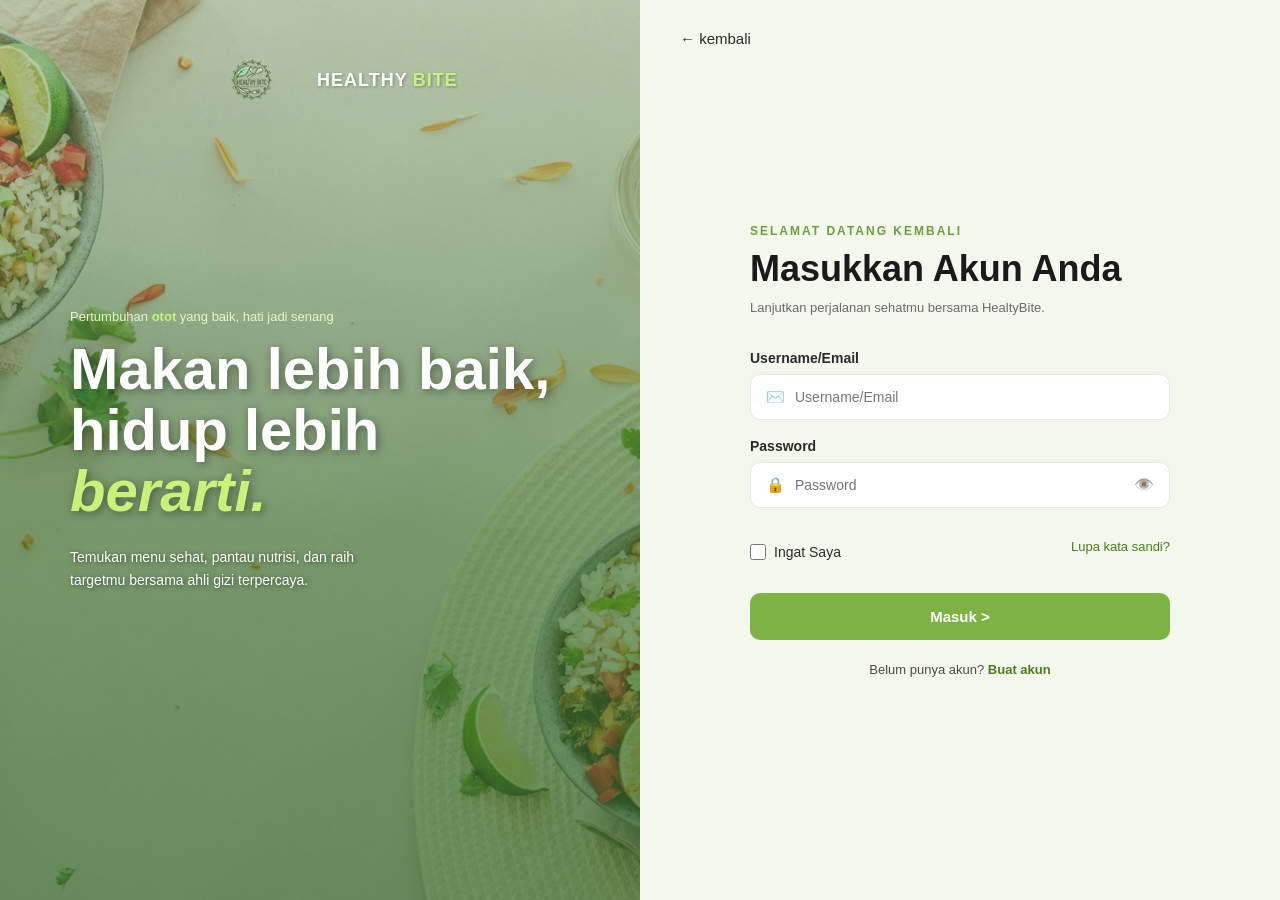
<file: Login.html>
<!DOCTYPE html>
<html lang="id">
<head>
  <meta charset="UTF-8">
  <meta name="viewport" content="width=device-width, initial-scale=1.0">
  <title>Masuk - Healthy Bite</title>
  <link rel="stylesheet" href="css/Login.css">
</head>
<body>

  <div class="login-wrapper">

    <!-- ========== KIRI: GAMBAR + TEKS ========== -->
    <div class="login-kiri">

       <!-- Tambahkan tag img ini sebagai background -->
      <img src="asset/GambarHL.png" alt="Background" class="bg-gambar">

      <!-- Logo di atas -->
      <div class="login-logo">
        <img src="asset/Logo.png" alt="Healthy Bite">
        <span class="logo-teks">HEALTHY<span class="hijau">BITE</span></span>
      </div>

      <!-- Teks utama -->
      <div class="login-teks">
        <p class="kecil">Pertumbuhan <span class="hijau">otot</span> yang baik, hati jadi senang</p>
        <h1>
          Makan lebih baik,<br>
          hidup lebih <span class="hijau">berarti.</span>
        </h1>
        <p class="deskripsi">
          Temukan menu sehat, pantau nutrisi, dan raih targetmu bersama
          ahli gizi terpercaya.
        </p>
      </div>
    </div>

    <!-- ========== KANAN: FORM LOGIN ========== -->
    <div class="login-kanan">

      <!-- Tombol kembali -->
      <a href="index.html" class="tombol-kembali">← kembali</a>

      <div class="form-wrapper">
        <p class="selamat">SELAMAT DATANG KEMBALI</p>
        <h2>Masukkan Akun Anda</h2> 
        <p class="sub">Lanjutkan perjalanan sehatmu bersama HealtyBite.</p>

        <!-- PERUBAHAN: Data login diproses oleh endpoint PHP dalam folder categories. -->
        <form action="categories/login.php" method="POST">

          <!-- Username -->
          <label for="username">Username/Email</label>
          <div class="input-grup">
            <span class="ikon-input">✉️</span>
            <input type="text" id="username" name="username" placeholder="Username/Email" required>
          </div>

          <!-- Password -->
          <label for="password">Password</label>
          <div class="input-grup">
            <span class="ikon-input">🔒</span>
            <input type="password" id="password" name="password" placeholder="Password" required>
            <button type="button" class="lihat-sandi" onclick="togglePassword()">👁️</button>
          </div>

          <!-- Ingat saya & lupa sandi -->
          <div class="baris-opsi">
            <label class="ingat">
              <input type="checkbox"> Ingat Saya
            </label>
            <a href="#" class="lupa">Lupa kata sandi?</a>
          </div>

          <!-- Tombol masuk -->
          <button type="submit" class="tombol-login">Masuk &gt;</button>

          <p class="belum-punya">
            Belum punya akun? <a href="Register.html">Buat akun</a>
          </p>
        </form>
      </div>

    </div>

  </div>

  <!-- Script kecil untuk show/hide password -->
  <script>
    function togglePassword() {
      const pw = document.getElementById('password');
      pw.type = pw.type === 'password' ? 'text' : 'password';
    }
  </script>

</body>
</html>
</file>
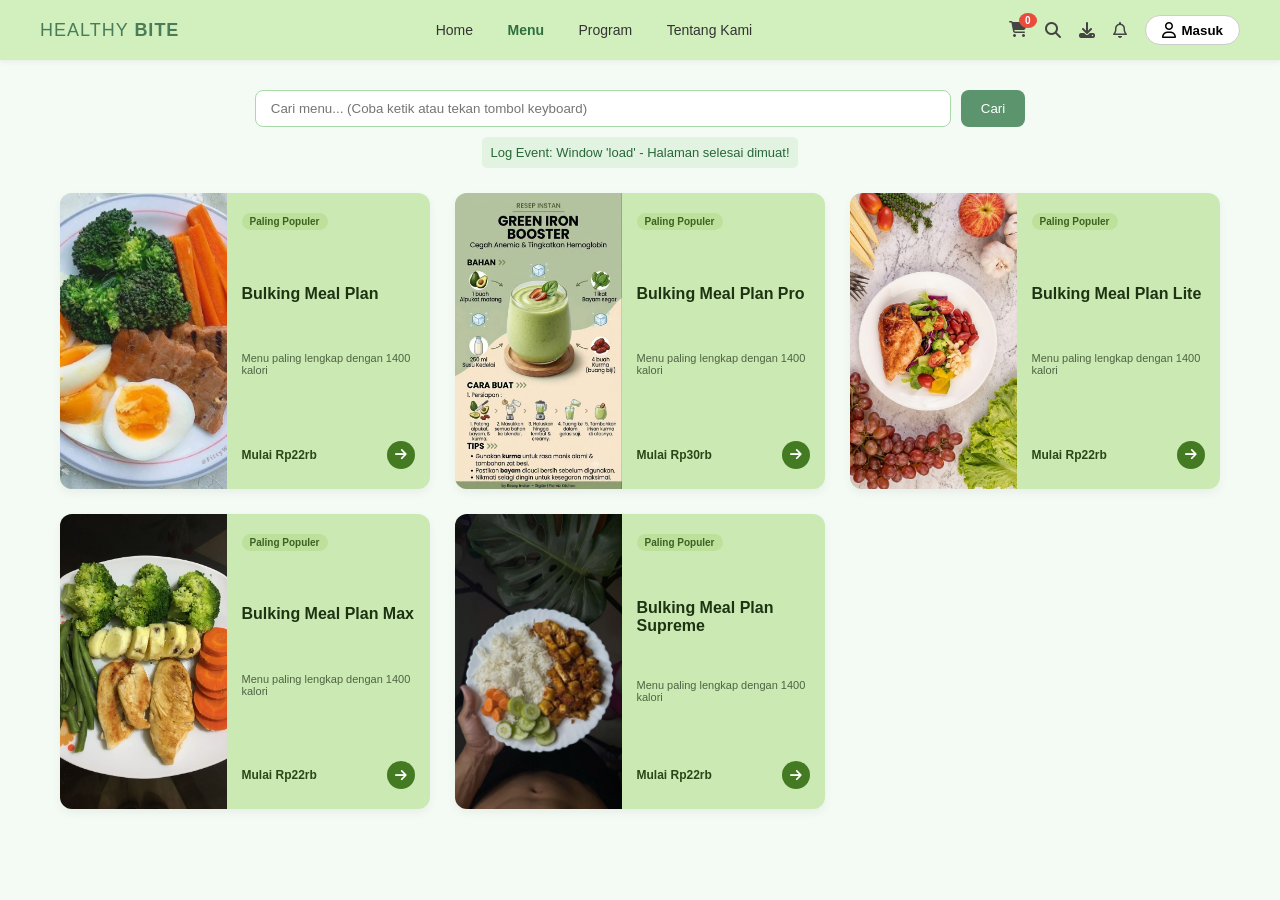
<file: Menu.html>
<!DOCTYPE html>
<html lang="id">
<head>
    <meta charset="UTF-8">
    <meta name="viewport" content="width=device-width, initial-scale=1.0">
    <title>Healthy Bite - Menu</title>
    <link rel="stylesheet" href="css/Menu.css">
    <!-- FontAwesome untuk ikon header -->
    <link rel="stylesheet" href="https://cdnjs.cloudflare.com/ajax/libs/font-awesome/6.4.0/css/all.min.css">
</head>
<body>

    <!-- Header / Navbar -->
    <header class="navbar">
        <div class="logo">
            <span class="logo-text">HEALTHY <strong>BITE</strong></span>
        </div>
        <nav class="nav-links">
            <a href="index.html">Home</a>
            <a href="Menu.html" class="active">Menu</a>
            <a href="#">Program</a>
            <a href="#">Tentang Kami</a>
        </nav>
        <div class="nav-icons">
            <div class="cart-icon-wrapper" id="cartBtn">
                <i class="fa-solid fa-cart-shopping"></i>
                <span class="cart-badge" id="cartCount">0</span>
            </div>
            <i class="fa-solid fa-magnifying-glass"></i>
            <i class="fa-solid fa-download"></i>
            <i class="fa-regular fa-bell"></i>
            <button class="btn-masuk" onclick="window.location.href='Login.html'">
                <i class="fa-regular fa-user"></i> Masuk
            </button>
        </div>
    </header>

    <!-- Konten Utama: Daftar Card Menu -->
    <main class="container">
        <!-- Input pencarian untuk mendemonstrasikan Event Form & Keyboard -->
        <div class="search-section">
            <form id="searchForm">
                <input type="text" id="searchInput" placeholder="Cari menu... (Coba ketik atau tekan tombol keyboard)">
                <button type="submit">Cari</button>
            </form>
            <p id="eventLogger" class="event-logger">Log Event JavaScript: Menunggu aksi pengguna...</p>
        </div>

        <div class="menu-grid">
            <!-- Card 1 -->
            <div class="card" data-title="Bulking Meal Plan" data-price="22000">
                <div class="card-image">
                    <img src="asset/GH6.png" alt="Bulking Meal Plan">
                </div>
                <div class="card-body">
                    <span class="badge">Paling Populer</span>
                    <h3>Bulking Meal Plan</h3>
                    <p class="desc">Menu paling lengkap dengan 1400 kalori</p>
                    <div class="card-footer">
                        <span class="price">Mulai Rp22rb</span>
                        <button class="btn-arrow add-to-cart-btn"><i class="fa-solid fa-arrow-right"></i></button>
                    </div>
                </div>
            </div>

            <!-- Card 2 -->
            <div class="card" data-title="Bulking Meal Plan Pro" data-price="30000">
                <div class="card-image">
                    <img src="asset/MG1.png" alt="Bulking Meal Plan">
                </div>
                <div class="card-body">
                    <span class="badge">Paling Populer</span>
                    <h3>Bulking Meal Plan Pro</h3>
                    <p class="desc">Menu paling lengkap dengan 1400 kalori</p>
                    <div class="card-footer">
                        <span class="price">Mulai Rp30rb</span>
                        <button class="btn-arrow add-to-cart-btn"><i class="fa-solid fa-arrow-right"></i></button>
                    </div>
                </div>
            </div>

            <!-- Card 3 -->
            <div class="card" data-title="Bulking Meal Plan Lite" data-price="22000">
                <div class="card-image">
                    <img src="asset/GH3.png" alt="Bulking Meal Plan">
                </div>
                <div class="card-body">
                    <span class="badge">Paling Populer</span>
                    <h3>Bulking Meal Plan Lite</h3>
                    <p class="desc">Menu paling lengkap dengan 1400 kalori</p>
                    <div class="card-footer">
                        <span class="price">Mulai Rp22rb</span>
                        <button class="btn-arrow add-to-cart-btn"><i class="fa-solid fa-arrow-right"></i></button>
                    </div>
                </div>
            </div>

            <!-- Card 4 -->
            <div class="card" data-title="Bulking Meal Plan Max" data-price="22000">
                <div class="card-image">
                    <img src="asset/GH5.png" alt="Bulking Meal Plan">
                </div>
                <div class="card-body">
                    <span class="badge">Paling Populer</span>
                    <h3>Bulking Meal Plan Max</h3>
                    <p class="desc">Menu paling lengkap dengan 1400 kalori</p>
                    <div class="card-footer">
                        <span class="price">Mulai Rp22rb</span>
                        <button class="btn-arrow add-to-cart-btn"><i class="fa-solid fa-arrow-right"></i></button>
                    </div>
                </div>
            </div>

            <!-- Card 5 -->
            <div class="card" data-title="Bulking Meal Plan Supreme" data-price="22000">
                <div class="card-image">
                    <img src="asset/GH4.png" alt="Bulking Meal Plan">
                </div>
                <div class="card-body">
                    <span class="badge">Paling Populer</span>
                    <h3>Bulking Meal Plan Supreme</h3>
                    <p class="desc">Menu paling lengkap dengan 1400 kalori</p>
                    <div class="card-footer">
                        <span class="price">Mulai Rp22rb</span>
                        <button class="btn-arrow add-to-cart-btn"><i class="fa-solid fa-arrow-right"></i></button>
                    </div>
                </div>
            </div>
        </div>
    </main>

    <!-- Modal Popup Keranjang Belanja -->
    <div id="cartModal" class="modal">
        <div class="modal-content">
            <span class="close-btn" id="closeModal">&times;</span>
            <h2><i class="fa-solid fa-cart-shopping"></i> Keranjang Pesanan</h2>
            
            <div id="cartItemsList" class="cart-items-list">
                <p class="empty-msg">Keranjang belanja Anda masih kosong.</p>
            </div>

            <div class="cart-summary">
                <p>Total Item: <span id="totalItems">0</span></p>
                <p>Total Harga: <strong>Rp<span id="totalPrice">0</span></strong></p>
            </div>

            <!-- Tombol Aksi Pembelian & Batal -->
            <div class="modal-actions">
                <button type="button" class="btn-cancel-all" id="clearCartBtn">Batal Semua Pesanan</button>
                <!-- PERUBAHAN: Kirim data keranjang ke pemroses pesanan PHP. -->
                <form id="checkoutForm" action="categories/order.php" method="POST">
                    <input type="hidden" name="items" id="orderItems">
                    <button type="submit" class="btn-checkout" id="checkoutBtn">Lanjutkan Pembayaran</button>
                </form>
            </div>
        </div>
    </div>

    <!-- Script JavaScript Penerapan Event -->
    <script>
        const logger = document.getElementById('eventLogger');

        function logEvent(text) {
            logger.innerText = "Log Event: " + text;
        }

        // Window Events
        window.addEventListener('load', () => logEvent("Window 'load' - Halaman selesai dimuat!"));
        window.addEventListener('resize', () => logEvent(`Window 'resize' - Ukuran layar (${window.innerWidth}x${window.innerHeight})`));
        window.addEventListener('scroll', () => logEvent(`Window 'scroll' - Posisi Y: ${window.scrollY}px`));

        // Form & Keyboard Events
        const searchInput = document.getElementById('searchInput');
        const searchForm = document.getElementById('searchForm');

        searchInput.addEventListener('keydown', (e) => logEvent(`Keyboard 'keydown' - Tombol: '${e.key}'`));
        searchInput.addEventListener('keyup', () => logEvent(`Keyboard 'keyup' - Tombol dilepas`));
        searchInput.addEventListener('change', (e) => logEvent(`Formulir 'change' - Input: "${e.target.value}"`));
        searchForm.addEventListener('submit', (e) => {
            e.preventDefault();
            logEvent(`Formulir 'submit' - Pencarian dikirim!`);
        });

        // Mouse Events & Cart Logic
        let cart = [];
        const cartModal = document.getElementById('cartModal');
        const cartBtn = document.getElementById('cartBtn');
        const closeModal = document.getElementById('closeModal');
        const clearCartBtn = document.getElementById('clearCartBtn');
        const cards = document.querySelectorAll('.card');

        cards.forEach((card) => {
            card.addEventListener('click', () => logEvent(`Mouse 'click' - Menu "${card.dataset.title}"`));
            card.addEventListener('dblclick', () => logEvent(`Mouse 'dblclick' - Menu "${card.dataset.title}"`));
            card.addEventListener('mouseover', () => logEvent(`Mouse 'mouseover' - Hover ke "${card.dataset.title}"`));
            card.addEventListener('mouseout', () => logEvent(`Mouse 'mouseout' - Meninggalkan "${card.dataset.title}"`));
            card.addEventListener('mousedown', () => logEvent(`Mouse 'mousedown' - Klik tahan pada "${card.dataset.title}"`));
            card.addEventListener('mouseup', () => logEvent(`Mouse 'mouseup' - Lepas klik pada "${card.dataset.title}"`));

            const addBtn = card.querySelector('.add-to-cart-btn');
            addBtn.addEventListener('click', (e) => {
                e.stopPropagation();
                const title = card.dataset.title;
                const price = parseInt(card.dataset.price);

                addToCart(title, price);
                openModal();
            });
        });

        function addToCart(title, price) {
            cart.push({ title, price });
            updateCartUI();
        }

        // Fungsi Batal / Hapus Item Tertentu dari Keranjang
        function removeFromCart(index) {
            logEvent(`Mouse 'click' - Membatalkan pesanan "${cart[index].title}"`);
            cart.splice(index, 1);
            updateCartUI();
        }

        function updateCartUI() {
            document.getElementById('cartCount').innerText = cart.length;
            document.getElementById('totalItems').innerText = cart.length;

            const cartList = document.getElementById('cartItemsList');
            if (cart.length === 0) {
                cartList.innerHTML = '<p class="empty-msg">Keranjang belanja Anda masih kosong.</p>';
                document.getElementById('totalPrice').innerText = '0';
                return;
            }

            let html = '<ul class="cart-item-group">';
            let total = 0;
            cart.forEach((item, index) => {
                total += item.price;
                html += `
                <li class="cart-item">
                    <div class="cart-item-info">
                        <span class="cart-item-title">${item.title}</span>
                        <span class="cart-item-price">Rp${item.price.toLocaleString('id-ID')}</span>
                    </div>
                    <button class="btn-cancel-item" onclick="removeFromCart(${index})" title="Batal Pesan">
                        <i class="fa-solid fa-trash-can"></i> Batal
                    </button>
                </li>`;
            });
            html += '</ul>';

            cartList.innerHTML = html;
            document.getElementById('totalPrice').innerText = total.toLocaleString('id-ID');
        }

        function openModal() {
            cartModal.style.display = 'block';
        }

        cartBtn.addEventListener('click', openModal);

        closeModal.addEventListener('click', () => {
            cartModal.style.display = 'none';
        });

        // Batal Semua Pesanan
        clearCartBtn.addEventListener('click', () => {
            if (cart.length > 0) {
                if (confirm('Apakah Anda yakin ingin membatalkan semua pesanan?')) {
                    cart = [];
                    updateCartUI();
                    logEvent("Mouse 'click' - Semua pesanan dibatalkan");
                }
            } else {
                alert('Keranjang Anda sudah kosong!');
            }
        });

        window.addEventListener('click', (e) => {
            if (e.target === cartModal) {
                cartModal.style.display = 'none';
            }
        });

        document.getElementById('checkoutBtn').addEventListener('click', () => {
            if (cart.length === 0) {
                alert('Keranjang masih kosong!');
                return;
            }

            // PERUBAHAN: Kirim hanya nama menu dan jumlah; harga divalidasi kembali oleh PHP.
            const itemsByTitle = cart.reduce((items, item) => {
                items[item.title] = (items[item.title] || 0) + 1;
                return items;
            }, {});
            document.getElementById('orderItems').value = JSON.stringify(
                Object.entries(itemsByTitle).map(([title, quantity]) => ({ title, quantity }))
            );
        });
    </script>
</body>
</html>
</file>
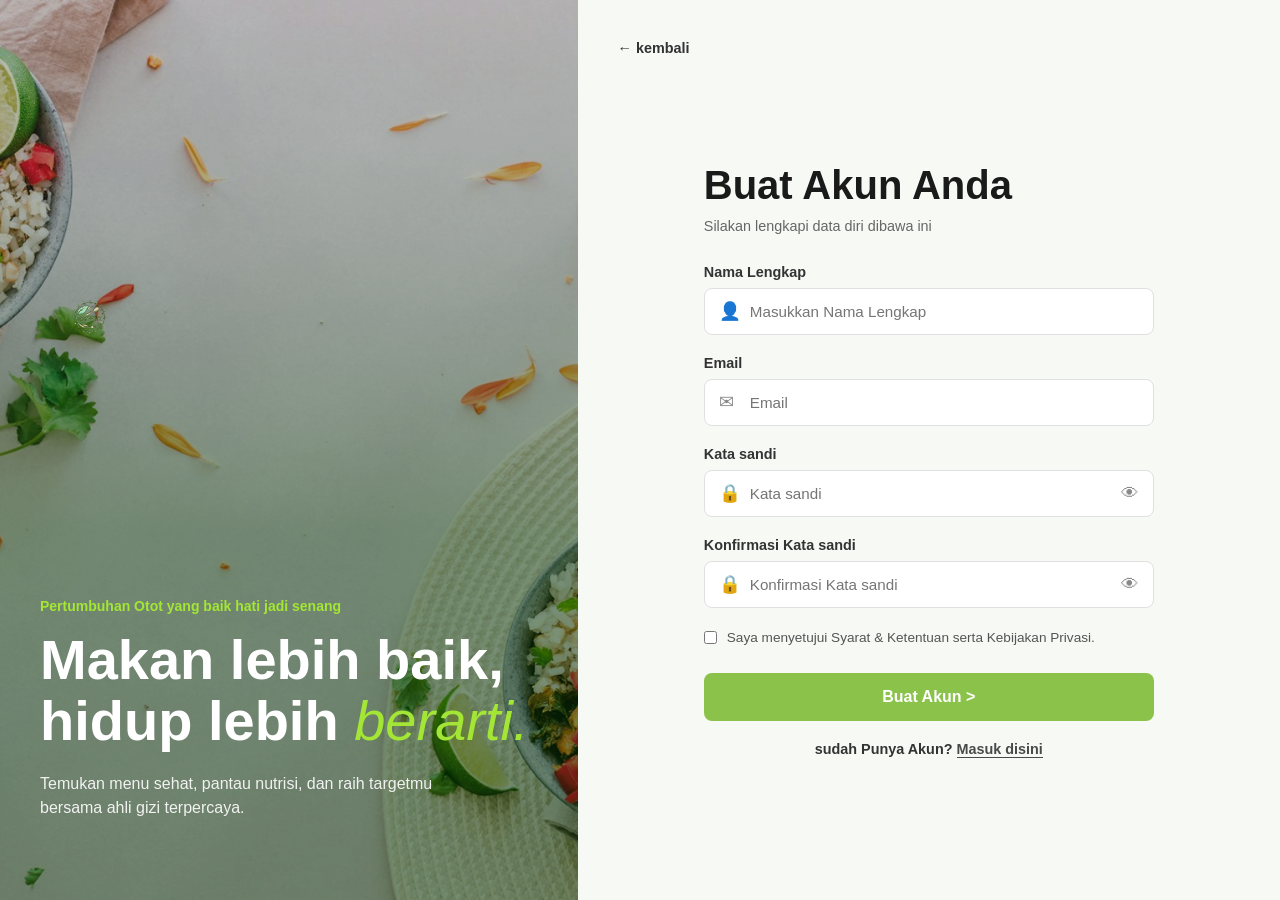
<file: Register.html>
<!DOCTYPE html>
<html lang="id">
<head>
    <meta charset="UTF-8">
    <meta name="viewport" content="width=device-width, initial-scale=1.0">
    <title>Buat Akun - Healthy Bite</title>
    <!-- Hanya menghubungkan ke file CSS lokal kita sendiri -->
    <link rel="stylesheet" href="css/Register.css">
</head>
<body>

    <div class="container">
        
        <!-- SISI KIRI: Gambar dan Promosi -->
        <div class="left-panel">
            <div class="overlay"></div>


            
            <div class="logo">
                <!-- Ganti src dengan path logo Anda -->
                <img src="asset/Logo.png" alt="Healthy Bite Logo"> 
            </div>

            <div class="hero-text">
                <p class="tagline">Pertumbuhan Otot yang baik hati jadi senang</p>
                <h1>Makan lebih baik,<br>hidup lebih <span class="highlight">berarti.</span></h1>
                <p class="description">
                    Temukan menu sehat, pantau nutrisi, dan raih targetmu bersama ahli gizi terpercaya.
                </p>
            </div>
        </div>

        <!-- SISI KANAN: Formulir Registrasi -->
        <div class="right-panel">
            
            <a href="index.html" class="back-link">
                &#8592; kembali <!-- Kode Unicode untuk panah kiri -->
            </a>

            <div class="form-container">
                <h2>Buat Akun Anda</h2>
                <p class="subtitle">Silakan lengkapi data diri dibawa ini</p>

                <!-- PERUBAHAN: Data registrasi diproses oleh endpoint PHP dalam folder categories. -->
                <form action="categories/register.php" method="POST">
                    
                    <!-- Input Nama Lengkap -->
                    <div class="input-group">
                        <label for="nama">Nama Lengkap</label>
                        <div class="input-wrapper">
                            <span class="icon">&#128100;</span> <!-- Ikon User -->
                            <input type="text" id="nama" name="nama" placeholder="Masukkan Nama Lengkap" required>
                        </div>
                    </div>

                    <!-- Input Email -->
                    <div class="input-group">
                        <label for="email">Email</label>
                        <div class="input-wrapper">
                            <span class="icon">&#9993;</span> <!-- Ikon Amplop -->
                            <input type="email" id="email" name="email" placeholder="Email" required>
                        </div>
                    </div>

                    <!-- Input Kata Sandi -->
                    <div class="input-group">
                        <label for="password">Kata sandi</label>
                        <div class="input-wrapper">
                            <span class="icon">&#128274;</span> <!-- Ikon Gembok -->
                            <input type="password" id="password" name="password" placeholder="Kata sandi" required>
                            <span class="toggle-password">&#128065;</span> <!-- Ikon Mata -->
                        </div>
                    </div>

                    <!-- Input Konfirmasi Kata Sandi -->
                    <div class="input-group">
                        <label for="confirm-password">Konfirmasi Kata sandi</label>
                        <div class="input-wrapper">
                            <span class="icon">&#128274;</span> <!-- Ikon Gembok -->
                            <input type="password" id="confirm-password" name="konfirmasi_password" placeholder="Konfirmasi Kata sandi" required>
                            <span class="toggle-password">&#128065;</span> <!-- Ikon Mata -->
                        </div>
                    </div>

                    <!-- Checkbox Syarat & Ketentuan -->
                    <div class="terms">
                        <input type="checkbox" id="terms" name="terms" value="1" required>
                        <label for="terms">Saya menyetujui Syarat & Ketentuan serta Kebijakan Privasi.</label>
                    </div>

                    <!-- Tombol Submit -->
                    <button type="submit" class="btn-submit">Buat Akun ></button>

                    <!-- PERUBAHAN: Tautan kembali ke halaman login HTML. -->
                    <p class="login-link">
                        sudah Punya Akun? <a href="Login.html">Masuk disini</a>
                    </p>

                </form>
            </div>
        </div>

    </div>

</body>
</html>
</file>
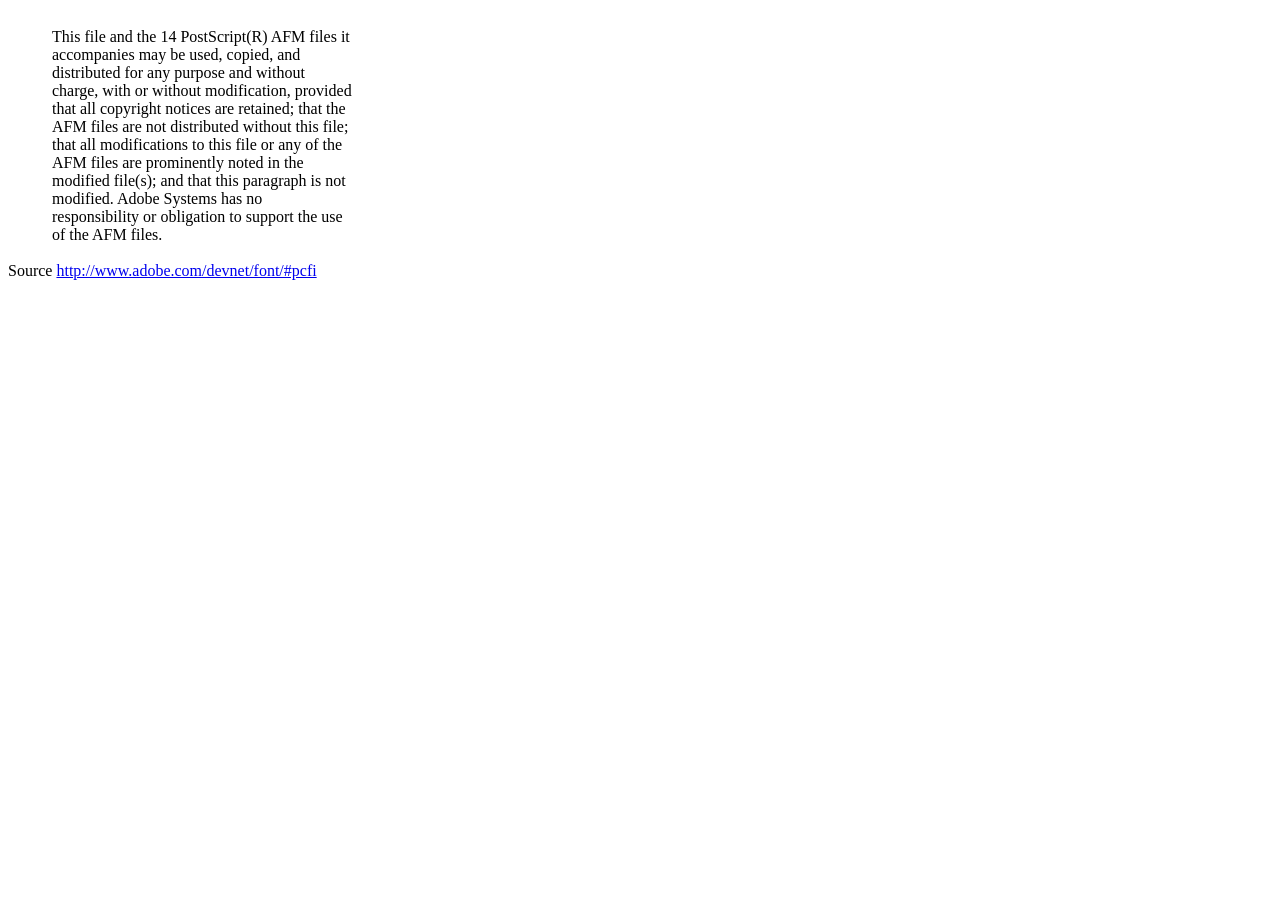
<file: dompdf/vendor/dompdf/dompdf/lib/fonts/mustRead.html>
<html>
	<head>
		<meta http-equiv="content-type" content="text/html;charset=iso-8859-1">
		<meta name="generator" content="Adobe GoLive 4">
		<title>Core 14 AFM Files - ReadMe</title>
	</head>
	<body bgcolor="white">
		<font color="white">or</font>
		<table border="0" cellpadding="0" cellspacing="2">
			<tr>
				<td width="40"></td>
				<td width="300">This file and the 14 PostScript(R) AFM files it accompanies may be used, copied, and distributed for any purpose and without charge, with or without modification, provided that all copyright notices are retained; that the AFM files are not distributed without this file; that all modifications to this file or any of the AFM files are prominently noted in the modified file(s); and that this paragraph is not modified. Adobe Systems has no responsibility or obligation to support the use of the AFM files. <font color="white">Col</font></td>
			</tr>
		</table>
		<p>Source <a href="http://www.adobe.com/devnet/font/#pcfi">http://www.adobe.com/devnet/font/#pcfi</a></p>
</body>
</html>
</file>
<file: css/Login.css>
/* ===== RESET ===== */
* {
  margin: 0;
  padding: 0;
  box-sizing: border-box;
  font-family: 'Segoe UI', Arial, sans-serif;
}

body {
  height: 100vh;
  overflow: hidden;
}

/* ===== WRAPPER UTAMA ===== */
.login-wrapper {
  display: flex;
  height: 100vh;
}

/* ========== KIRI ========== */
.login-kiri {
  flex: 1;
  position: relative;
  padding: 60px 70px;
  display: flex;
  flex-direction: column;
  justify-content: center;
  color: white;
  min-height: 100vh;
  overflow: hidden;
}

.login-kiri .bg-gambar {
  position: absolute;
  top: 0;
  left: 0;
  width: 100%;
  height: 100%;
  object-fit: cover;
  z-index: 0;
}

.login-kiri::before {
  content: '';
  position: absolute;
  inset: 0;
  background: linear-gradient(to bottom, rgba(120, 160, 90, 0.4), rgba(80, 120, 60, 0.55));
  z-index: 1;
}

.login-kiri > * {
  position: relative;
  z-index: 2;
}

/* Logo */
.login-logo {
  position: absolute;
  top: 40px;
  left: 30%;
  display: flex;
  align-items: center;
  gap: 5px;
  z-index: 2;
}

.login-logo img {
  height: 80px;
  max-width: 120px;
  object-fit: contain;
}

.login-logo .logo-teks {
  font-family: 'Arial Black', sans-serif;
  font-weight: 900;
  font-size: 18px;
  letter-spacing: 1px;
  color: white;
  text-shadow: 1px 1px 3px rgba(0,0,0,0.3);
}

.login-logo .hijau {
  color: #c9f27b;
  margin-left: 5px;
}

/* Teks utama */
.login-teks .kecil {
  font-size: 13px;
  margin-bottom: 15px;
  color: #eaf5c8;
}

.login-teks .kecil .hijau {
  color: #c9f27b;
  font-weight: bold;
}

.login-teks h1 {
  font-size: 58px;
  font-weight: 800;
  line-height: 1.05;
  margin-bottom: 25px;
  text-shadow: 2px 2px 10px rgba(0,0,0,0.4);
}

.login-teks h1 .hijau {
  color: #c9f27b;
  font-style: italic;
}

.login-teks .deskripsi {
  font-size: 14px;
  max-width: 340px;
  line-height: 1.6;
  text-shadow: 1px 1px 4px rgba(0,0,0,0.5);
}

/* ========== KANAN ========== */
.login-kanan {
  flex: 1;
  background-color: #f4f8ec;
  padding: 40px 70px;
  position: relative;
  display: flex;
  flex-direction: column;
  justify-content: center;
}

.tombol-kembali {
  position: absolute;
  top: 30px;
  left: 40px;
  text-decoration: none;
  color: #2b2b2b;
  font-size: 15px;
  font-weight: 500;
  transition: 0.3s;
}

.tombol-kembali:hover {
  color: #4a7c1f;
}

/* Form */
.form-wrapper {
  max-width: 420px;
  width: 100%;
  margin: 0 auto;
}

.selamat {
  color: #6ba03a;
  font-size: 12px;
  font-weight: 700;
  letter-spacing: 2px;
  margin-bottom: 10px;
}

.form-wrapper h2 {
  font-size: 36px;
  color: #1a1a1a;
  margin-bottom: 10px;
  font-weight: 700;
}

.form-wrapper .sub {
  font-size: 13px;
  color: #6b6b6b;
  margin-bottom: 35px;
}

form label {
  display: block;
  font-size: 14px;
  font-weight: 600;
  color: #2b2b2b;
  margin-bottom: 8px;
  margin-top: 18px;
}

.input-grup {
  display: flex;
  align-items: center;
  background-color: #ffffff;
  border-radius: 10px;
  padding: 0 15px;
  border: 1px solid #e6e6e6;
  transition: 0.3s;
}

.input-grup:focus-within {
  border-color: #7cb342;
  box-shadow: 0 0 0 3px rgba(124, 179, 66, 0.15);
}

.ikon-input {
  font-size: 15px;
  color: #9a9a9a;
  margin-right: 10px;
}

.input-grup input {
  flex: 1;
  border: none;
  outline: none;
  padding: 14px 0;
  font-size: 14px;
  background: transparent;
  color: #2b2b2b;
  min-width: 0; /* penting agar input tidak overflow */
}

.lihat-sandi {
  background: transparent;
  border: none;
  cursor: pointer;
  font-size: 16px;
  opacity: 0.6;
}

.baris-opsi {
  display: flex;
  justify-content: space-between;
  align-items: center;
  margin: 18px 0 25px;
  font-size: 13px;
  flex-wrap: wrap;
  gap: 8px;
}

.ingat {
  display: flex;
  align-items: center;
  gap: 8px;
  color: #2b2b2b;
  cursor: pointer;
  font-weight: 500;
}

.ingat input {
  width: 16px;
  height: 16px;
  accent-color: #7cb342;
  cursor: pointer;
}

.lupa {
  color: #4a7c1f;
  text-decoration: none;
  font-weight: 500;
}

.lupa:hover {
  text-decoration: underline;
}

.tombol-login {
  width: 100%;
  background-color: #7cb342;
  color: white;
  border: none;
  padding: 15px;
  border-radius: 10px;
  font-size: 15px;
  font-weight: 700;
  cursor: pointer;
  transition: 0.3s;
}

.tombol-login:hover {
  background-color: #5e8e2c;
  transform: translateY(-2px);
  box-shadow: 0 5px 15px rgba(124, 179, 66, 0.3);
}

.belum-punya {
  text-align: center;
  margin-top: 22px;
  font-size: 13px;
  color: #4a4a4a;
}

.belum-punya a {
  color: #4a7c1f;
  font-weight: 700;
  text-decoration: none;
}

.belum-punya a:hover {
  text-decoration: underline;
}

/* ===== RESPONSIVE ===== */

/* Tablet */
@media (max-width: 1024px) {
  .login-kiri {
    padding: 40px;
  }

  .login-teks h1 {
    font-size: 44px;
  }

  .login-kanan {
    padding: 40px;
  }
}

/* Mobile */
@media (max-width: 900px) {
  body {
    overflow-y: auto; /* izinkan scroll di mobile */
    height: auto;
  }

  .login-wrapper {
    flex-direction: column;
    height: auto;
    min-height: 100vh;
  }

  .login-kiri {
    min-height: 280px;
    padding: 30px 25px;
    justify-content: flex-end;
  }

  .login-logo {
    top: 20px;
    left: 20px;
  }

  .login-logo img {
    height: 50px;
  }

  .login-logo .logo-teks {
    font-size: 15px;
  }

  .login-teks .kecil,
  .login-teks .deskripsi {
    display: none;
  }

  .login-teks h1 {
    font-size: 32px;
    margin-bottom: 0;
  }

  .login-kanan {
    padding: 40px 25px 60px;
    flex: none;
  }

  .tombol-kembali {
    top: 20px;
    left: 20px;
    color: white;
    z-index: 10;
  }

  .form-wrapper h2 {
    font-size: 26px;
  }
}

/* Mobile kecil */
@media (max-width: 480px) {
  .login-kiri {
    min-height: 220px;
    padding: 20px 18px;
  }

  .login-logo {
    top: 15px;
    left: 15px;
  }

  .login-logo img {
    height: 40px;
  }

  .login-teks h1 {
    font-size: 26px;
  }

  .login-kanan {
    padding: 30px 18px 50px;
  }

  .form-wrapper h2 {
    font-size: 22px;
  }

  .form-wrapper .sub {
    font-size: 12px;
    margin-bottom: 25px;
  }

  .input-grup input {
    padding: 12px 0;
    font-size: 13px;
  }

  .baris-opsi {
    font-size: 12px;
  }

  .tombol-login {
    padding: 13px;
    font-size: 14px;
  }

  .belum-punya {
    font-size: 12px;
  }
}
</file>
<file: css/Menu.css>
/* Reset CSS Dasar */
* {
    margin: 0;
    padding: 0;
    box-sizing: border-box;
    font-family: 'Segoe UI', Tahoma, Geneva, Verdana, sans-serif;
}

body {
    background-color: #f4fbf4;
    color: #2c3e50;
}

/* Header & Navigasi */
.navbar {
    display: flex;
    justify-content: space-between;
    align-items: center;
    background-color: #d2f0bd;
    padding: 15px 40px;
    box-shadow: 0 2px 5px rgba(0,0,0,0.05);
}

.logo-text {
    font-size: 18px;
    letter-spacing: 1px;
    color: #4a7c59;
}

.nav-links a {
    margin: 0 15px;
    text-decoration: none;
    color: #333;
    font-weight: 500;
    font-size: 14px;
}

.nav-links a.active, .nav-links a:hover {
    color: #2e6f40;
    font-weight: bold;
}

.nav-icons {
    display: flex;
    align-items: center;
    gap: 18px;
    color: #444;
}

.nav-icons i {
    cursor: pointer;
    font-size: 16px;
}

.cart-icon-wrapper {
    position: relative;
    cursor: pointer;
}

.cart-badge {
    position: absolute;
    top: -8px;
    right: -10px;
    background-color: #e74c3c;
    color: white;
    font-size: 10px;
    padding: 2px 6px;
    border-radius: 50%;
    font-weight: bold;
}

.btn-masuk {
    background-color: white;
    border: 1px solid #ccc;
    padding: 6px 16px;
    border-radius: 20px;
    cursor: pointer;
    font-weight: 600;
    display: flex;
    align-items: center;
    gap: 6px;
}

.navbar form {
    margin: 0;
}

.user-greeting {
    font-size: 13px;
}

#checkoutForm {
    display: block;
}

/* Container Utama */
.container {
    max-width: 1200px;
    margin: 30px auto;
    padding: 0 20px;
}

/* Search Bar & Event Logger */
.search-section {
    margin-bottom: 25px;
    text-align: center;
}

#searchForm {
    display: flex;
    justify-content: center;
    gap: 10px;
    margin-bottom: 10px;
}

#searchInput {
    width: 60%;
    padding: 10px 15px;
    border: 1px solid #a8dba8;
    border-radius: 8px;
    outline: none;
}

#searchForm button {
    padding: 10px 20px;
    background-color: #5c946e;
    color: white;
    border: none;
    border-radius: 8px;
    cursor: pointer;
}

.event-logger {
    font-size: 13px;
    color: #276738;
    background-color: #e2f3e2;
    padding: 8px;
    border-radius: 5px;
    display: inline-block;
}

/* Grid Menu Cards */
.menu-grid {
    display: grid;
    grid-template-columns: repeat(auto-fit, minmax(340px, 1fr));
    gap: 25px;
}

/* Card Makanan */
.card {
    display: flex;
    background-color: #cbeab3;
    border-radius: 12px;
    overflow: hidden;
    box-shadow: 0 4px 10px rgba(0, 0, 0, 0.05);
    transition: transform 0.2s ease, box-shadow 0.2s ease;
    cursor: pointer;
}

.card:hover {
    transform: translateY(-4px);
    box-shadow: 0 6px 15px rgba(0, 0, 0, 0.1);
}

.card-image {
    width: 45%;
    background-color: #1a1a1a;
    display: flex;
    align-items: center;
    justify-content: center;
}

.card-image img {
    width: 100%;
    height: 100%;
    object-fit: cover;
}

.card-body {
    width: 55%;
    padding: 20px 15px;
    display: flex;
    flex-direction: column;
    justify-content: space-between;
}

.badge {
    background-color: #bde09b;
    color: #3b6124;
    font-size: 10px;
    padding: 3px 8px;
    border-radius: 10px;
    width: fit-content;
    font-weight: 600;
}

.card-body h3 {
    font-size: 16px;
    color: #1e3312;
    margin-top: 5px;
}

.card-body .desc {
    font-size: 11px;
    color: #4f6343;
    margin-bottom: 15px;
}

.card-footer {
    display: flex;
    justify-content: space-between;
    align-items: center;
}

.price {
    font-size: 12px;
    font-weight: 600;
    color: #2b4718;
}

.btn-arrow {
    background-color: #437a22;
    color: white;
    border: none;
    width: 28px;
    height: 28px;
    border-radius: 50%;
    display: flex;
    align-items: center;
    justify-content: center;
    cursor: pointer;
    transition: background-color 0.2s;
}

.btn-arrow:hover {
    background-color: #2d5416;
}

/* Popup Modal Keranjang Belanja */
.modal {
    display: none;
    position: fixed;
    z-index: 1000;
    left: 0;
    top: 0;
    width: 100%;
    height: 100%;
    padding: 24px;
    overflow-y: auto;
    background-color: rgba(0, 0, 0, 0.5);
}

.modal-content {
    background-color: #fff;
    margin: 4vh auto;
    padding: 28px;
    border-radius: 16px;
    width: min(100%, 560px);
    position: relative;
    box-shadow: 0 18px 55px rgba(0, 0, 0, 0.24);
}

.modal-content h2 {
    display: flex;
    align-items: center;
    gap: 10px;
    padding-right: 28px;
    color: #2c3e50;
    font-size: 1.35rem;
}

.modal-content h2 i {
    color: #437a22;
}

.close-btn {
    position: absolute;
    right: 20px;
    top: 15px;
    font-size: 24px;
    cursor: pointer;
    color: #888;
}

.close-btn:hover {
    color: #000;
}

/* Daftar Item Keranjang & Tombol Batal */
.cart-items-list {
    margin: 16px 0;
    max-height: 180px;
    overflow-y: auto;
}

.cart-item-group {
    list-style: none;
    padding: 0;
}

.cart-item {
    display: flex;
    justify-content: space-between;
    align-items: center;
    gap: 14px;
    padding: 12px 0;
    border-bottom: 1px solid #eee;
}

.cart-item-info {
    display: flex;
    flex-direction: column;
    gap: 3px;
    min-width: 0;
}

.cart-item-title {
    font-weight: 600;
    font-size: 14px;
    color: #333;
    overflow-wrap: anywhere;
}

.cart-item-price {
    font-size: 12px;
    color: #666;
}

/* Tombol Batal Per Item */
.btn-cancel-item {
    background-color: #ffeded;
    color: #e74c3c;
    border: 1px solid #f5c6cb;
    padding: 5px 10px;
    border-radius: 6px;
    font-size: 12px;
    cursor: pointer;
    transition: all 0.2s ease;
}

.btn-cancel-item:hover {
    background-color: #e74c3c;
    color: white;
}

.empty-msg {
    text-align: center;
    color: #777;
    font-size: 14px;
}

.cart-summary {
    border-top: 1px solid #e5e9e6;
    padding-top: 12px;
    margin-bottom: 18px;
}

.cart-summary p {
    display: flex;
    justify-content: space-between;
    gap: 12px;
    margin-bottom: 7px;
    color: #536273;
    font-size: 0.9rem;
}

.cart-summary p:last-child {
    margin-bottom: 0;
}

.cart-summary strong {
    color: #2c3e50;
}

.checkout-fields {
    display: grid;
    grid-template-columns: 1fr 1.3fr;
    gap: 14px;
    margin-bottom: 16px;
}

.checkout-field {
    display: grid;
    align-content: start;
    gap: 7px;
    min-width: 0;
}

.checkout-field label {
    color: #465466;
    font-size: 0.84rem;
    font-weight: 600;
}

.checkout-field input,
.checkout-field textarea {
    width: 100%;
    min-width: 0;
    padding: 10px 12px;
    border: 1px solid #d5ddd7;
    border-radius: 8px;
    background: #fff;
    color: #2c3e50;
    font: inherit;
    font-size: 0.9rem;
}

.checkout-field input:focus,
.checkout-field textarea:focus {
    border-color: #5c946e;
    outline: 3px solid rgba(92, 148, 110, 0.15);
}

.checkout-field textarea {
    min-height: 44px;
    resize: vertical;
}

.checkout-actions {
    display: flex;
    gap: 12px;
}

.btn-cancel-all {
    flex: 1;
    padding: 11px 14px;
    background-color: #f8f9fa;
    color: #dc3545;
    border: 1px solid #dc3545;
    border-radius: 8px;
    font-size: 14px;
    font-weight: bold;
    cursor: pointer;
    transition: all 0.2s ease;
}

.btn-cancel-all:hover {
    background-color: #dc3545;
    color: white;
}

.btn-checkout {
    flex: 1;
    padding: 11px 14px;
    background-color: #437a22;
    color: white;
    border: none;
    border-radius: 8px;
    font-size: 14px;
    font-weight: bold;
    cursor: pointer;
    transition: background-color 0.2s ease;
}

.btn-checkout:hover {
    background-color: #2d5416;
}

@media (max-width: 600px) {
    .modal {
        padding: 12px;
    }

    .modal-content {
        margin: 3vh auto;
        padding: 22px 18px;
    }

    .checkout-fields {
        grid-template-columns: 1fr;
        gap: 12px;
    }
}

@media (max-width: 380px) {
    .checkout-actions {
        flex-direction: column-reverse;
    }
}
</file>
<file: css/Register.css>
/* Reset Dasar */
* {
  margin: 0;
  padding: 0;
  box-sizing: border-box;
  font-family: Arial, Helvetica, sans-serif;
}

body {
  height: 100vh;
  width: 100%;
  overflow: hidden;
}

.container {
  display: flex;
  height: 100%;
  width: 100%;
}

/* --- SISI KIRI (Gambar) --- */
.left-panel {
  flex: 1;
  background-image: url('../asset/GambarHL.png');
  background-size: cover;
  background-position: center;
  position: relative;
  display: flex;
  flex-direction: column;
  justify-content: space-between;
  padding: 40px;
  color: white;
}

.left-panel::before {
  content: '';
  position: absolute;
  top: 0;
  left: 0;
  width: 100%;
  height: 100%;
  background: rgba(0, 0, 0, 0.2);
  z-index: 0;
}

.logo,
.hero-text {
  position: relative;
  z-index: 1;
}

.logo img {
  height: 60px;
  max-width: 100px;
  object-fit: contain;
}

.hero-text {
  margin-bottom: 40px;
}

.tagline {
  font-size: 14px;
  color: #a3e635;
  margin-bottom: 15px;
  font-weight: bold;
}

.hero-text h1 {
  font-size: 3.5rem;
  line-height: 1.1;
  font-weight: bold;
  margin-bottom: 20px;
}

.hero-text h1 .highlight {
  color: #a3e635;
  font-style: italic;
  font-weight: normal;
}

.description {
  font-size: 1rem;
  max-width: 400px;
  line-height: 1.5;
  opacity: 0.9;
}

/* --- SISI KANAN (Form) --- */
.right-panel {
  flex: 1;
  background-color: #f7f9f5;
  display: flex;
  flex-direction: column;
  justify-content: center;
  padding: 0 8%;
  position: relative;
  overflow-y: auto; /* agar form bisa scroll jika kepanjangan */
}

.back-link {
  position: absolute;
  top: 40px;
  left: 40px;
  text-decoration: none;
  color: #333;
  font-weight: bold;
  font-size: 0.9rem;
}

.form-container {
  max-width: 450px;
  width: 100%;
  margin: 0 auto;
  padding: 60px 0 40px; /* beri ruang untuk back-link */
}

.form-container h2 {
  font-size: 2.5rem;
  color: #1a1a1a;
  margin-bottom: 10px;
}

.subtitle {
  color: #666;
  font-size: 0.9rem;
  margin-bottom: 30px;
}

.input-group {
  margin-bottom: 20px;
}

.input-group label {
  display: block;
  margin-bottom: 8px;
  font-weight: bold;
  font-size: 0.9rem;
  color: #333;
}

.input-wrapper {
  position: relative;
  display: flex;
  align-items: center;
}

.input-wrapper input {
  width: 100%;
  padding: 14px 15px 14px 45px;
  border: 1px solid #e0e0e0;
  border-radius: 8px;
  background-color: #fff;
  font-size: 0.95rem;
  outline: none;
  transition: border-color 0.3s;
}

.input-wrapper input:focus {
  border-color: #8bc34a;
}

.input-wrapper .icon {
  position: absolute;
  left: 15px;
  color: #888;
  font-size: 1.1rem;
}

.toggle-password {
  position: absolute;
  right: 15px;
  color: #888;
  cursor: pointer;
  font-size: 1.1rem;
}

.terms {
  display: flex;
  align-items: flex-start;
  gap: 10px;
  margin-bottom: 25px;
}

.terms input {
  margin-top: 3px;
  accent-color: #6c5ce7;
  flex-shrink: 0;
}

.terms label {
  font-size: 0.85rem;
  color: #555;
  line-height: 1.4;
}

.btn-submit {
  width: 100%;
  padding: 15px;
  background-color: #8bc34a;
  color: white;
  border: none;
  border-radius: 8px;
  font-size: 1rem;
  font-weight: bold;
  cursor: pointer;
  transition: background 0.3s;
}

.btn-submit:hover {
  background-color: #7cb342;
}

.login-link {
  text-align: center;
  margin-top: 20px;
  font-size: 0.9rem;
  font-weight: bold;
  color: #333;
}

.login-link a {
  color: #4a4a4a;
  text-decoration: none;
  border-bottom: 1px solid #4a4a4a;
}

.login-link a:hover {
  color: #8bc34a;
  border-color: #8bc34a;
}

/* --- RESPONSIVE --- */

/* Tablet */
@media (max-width: 1024px) {
  .hero-text h1 {
    font-size: 2.5rem;
  }

  .right-panel {
    padding: 0 5%;
  }
}

/* Mobile */
@media (max-width: 900px) {
  body {
    overflow-y: auto;
    height: auto;
  }

  .container {
    flex-direction: column;
    height: auto;
    min-height: 100vh;
  }

  .left-panel {
    height: 260px;
    flex: none;
    padding: 20px;
    justify-content: flex-end;
  }

  .logo {
    position: absolute;
    top: 20px;
    left: 20px;
  }

  .logo img {
    height: 45px;
  }

  .hero-text {
    margin-bottom: 10px;
  }

  .tagline {
    font-size: 12px;
    margin-bottom: 8px;
  }

  .hero-text h1 {
    font-size: 1.8rem;
    margin-bottom: 0;
  }

  .description {
    display: none;
  }

  .right-panel {
    padding: 30px 20px 50px;
    flex: none;
  }

  .back-link {
    position: relative;
    top: auto;
    left: auto;
    display: inline-block;
    margin-bottom: 20px;
    color: #333;
    order: -1;
  }

  .form-container {
    padding: 0;
  }

  .form-container h2 {
    font-size: 1.8rem;
  }

  .subtitle {
    font-size: 0.85rem;
    margin-bottom: 25px;
  }
}

/* Mobile kecil */
@media (max-width: 480px) {
  .left-panel {
    height: 200px;
    padding: 15px;
  }

  .logo {
    top: 15px;
    left: 15px;
  }

  .logo img {
    height: 35px;
  }

  .tagline {
    font-size: 10px;
  }

  .hero-text h1 {
    font-size: 1.4rem;
  }

  .right-panel {
    padding: 25px 15px 40px;
  }

  .back-link {
    font-size: 0.8rem;
    margin-bottom: 15px;
  }

  .form-container h2 {
    font-size: 1.5rem;
  }

  .subtitle {
    font-size: 0.8rem;
    margin-bottom: 20px;
  }

  .input-group {
    margin-bottom: 15px;
  }

  .input-group label {
    font-size: 0.8rem;
    margin-bottom: 6px;
  }

  .input-wrapper input {
    padding: 12px 12px 12px 40px;
    font-size: 0.85rem;
  }

  .input-wrapper .icon {
    left: 12px;
    font-size: 1rem;
  }

  .toggle-password {
    right: 12px;
    font-size: 1rem;
  }

  .terms label {
    font-size: 0.75rem;
  }

  .btn-submit {
    padding: 13px;
    font-size: 0.9rem;
  }

  .login-link {
    font-size: 0.8rem;
    margin-top: 15px;
  }
}
</file>
